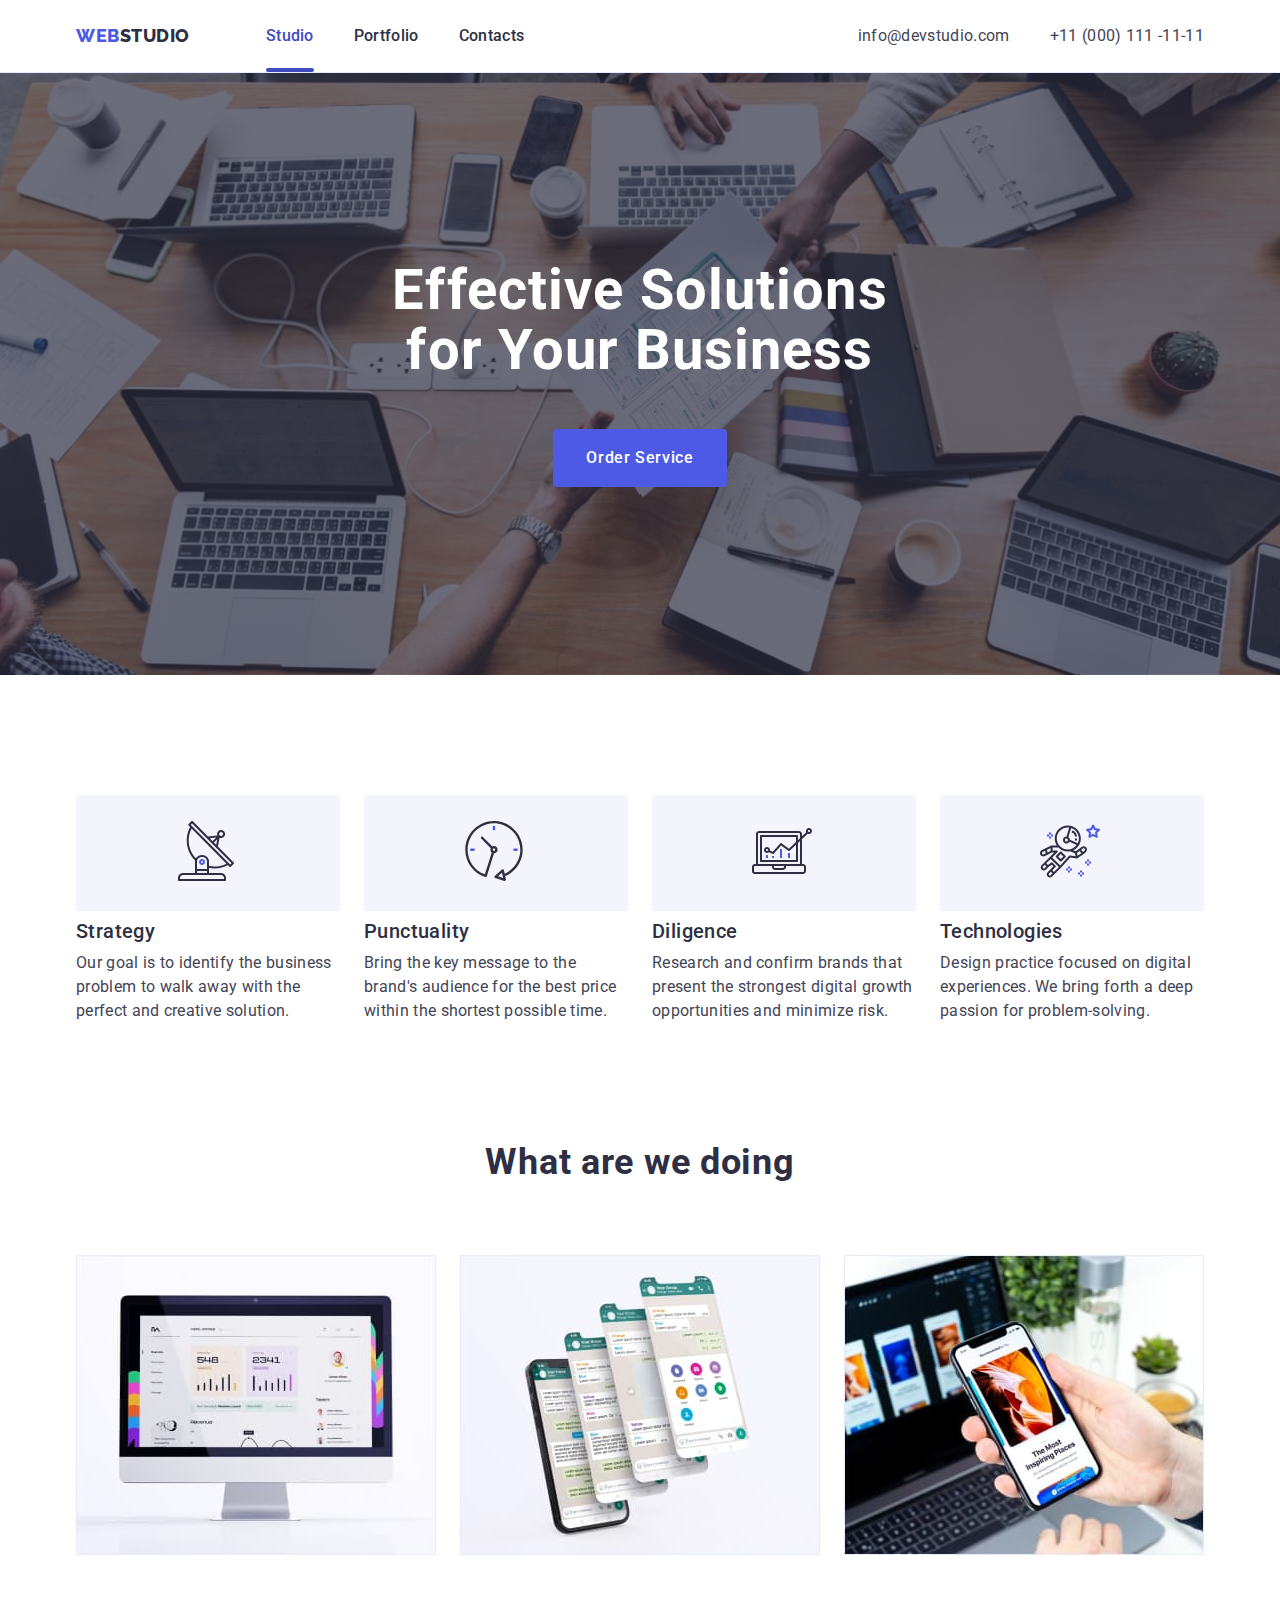
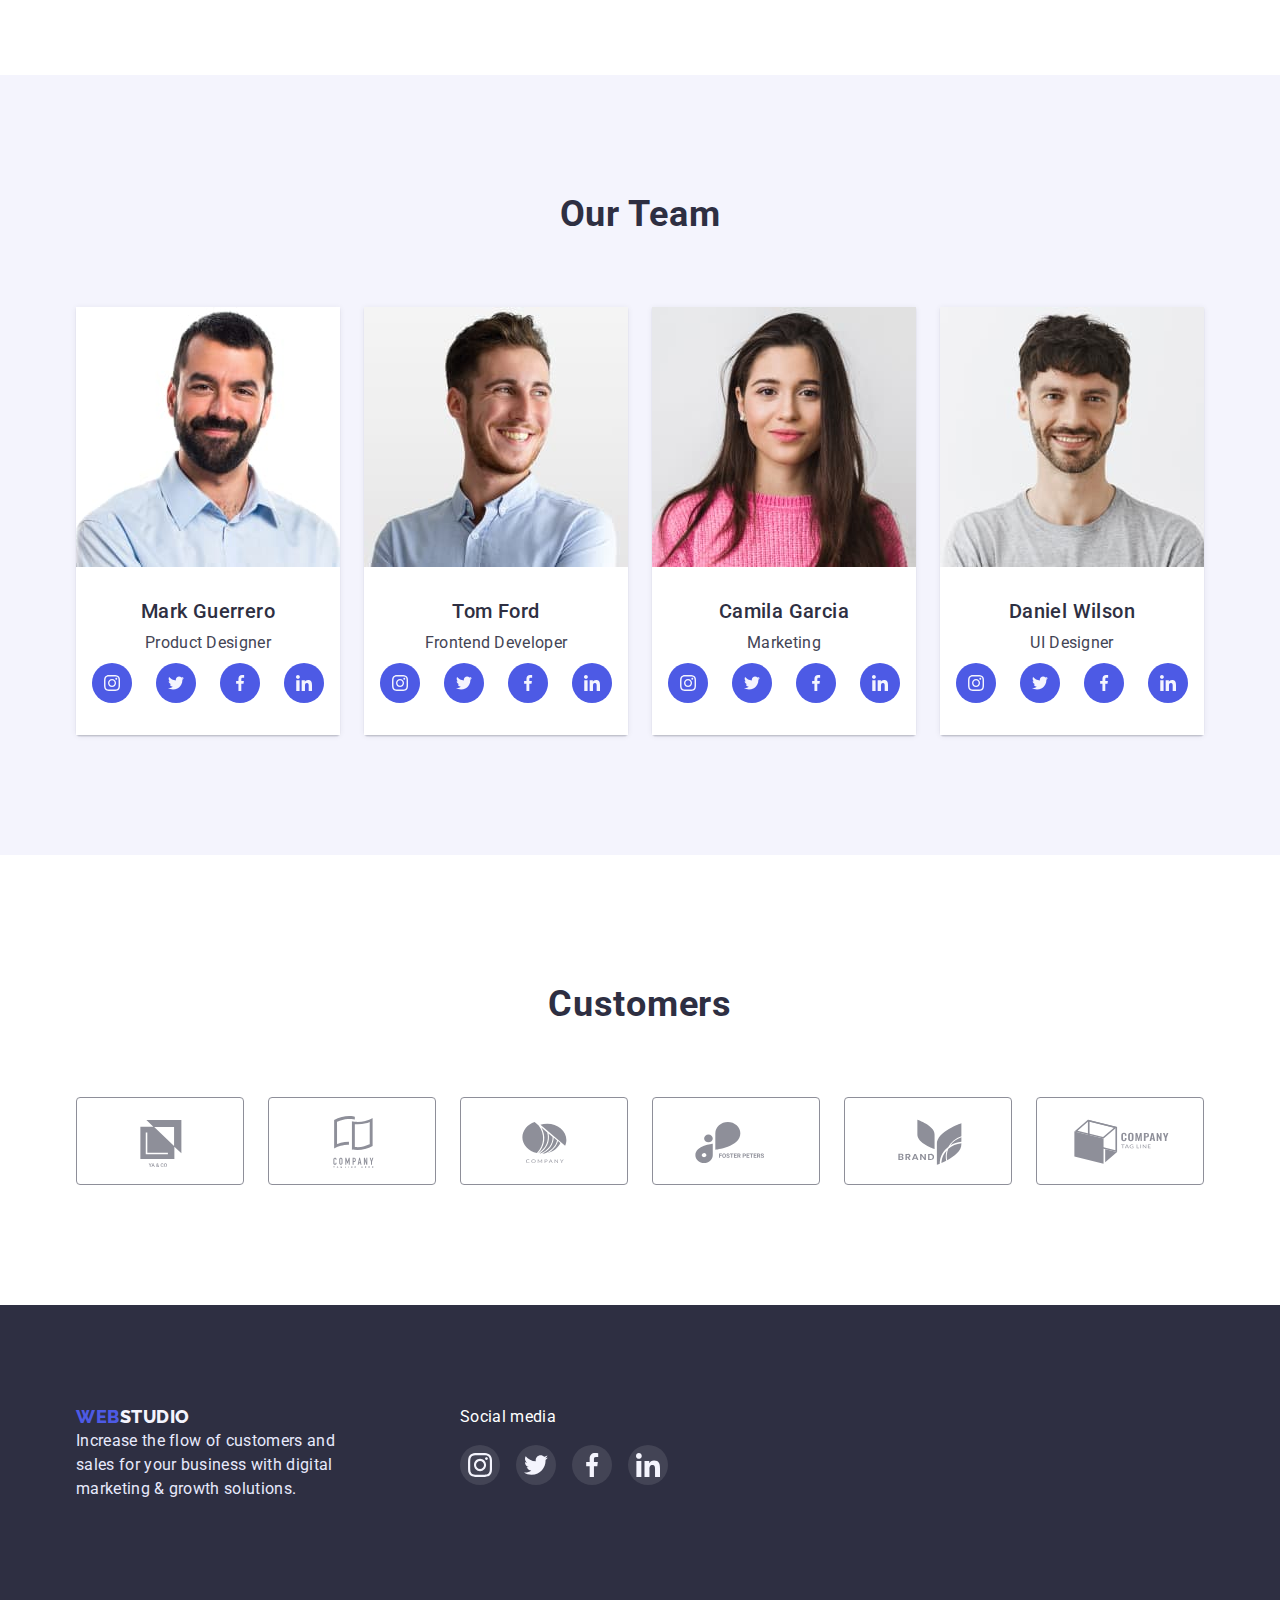
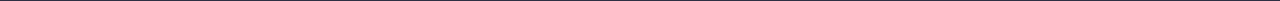
<file: index.html>
<!DOCTYPE html>
<html lang="en">
  <head>
    <meta charset="UTF-8" />
    <meta http-equiv="X-UA-Compatible" content="IE=edge" />
    <meta name="viewport" content="width=device-width, initial-scale=1.0" />
    <title>Webstudio</title>
    <link rel="preconnect" href="https://fonts.googleapis.com" />
    <link rel="preconnect" href="https://fonts.gstatic.com" crossorigin />
    <link
      href="https://fonts.googleapis.com/css2?family=Open+Sans:wght@400;600;700&family=Raleway:wght@800&family=Roboto:wght@400;500;700;900&display=swap"
      rel="stylesheet"
    />
    <link
      rel="stylesheet"
      href="https://cdnjs.cloudflare.com/ajax/libs/modern-normalize/1.1.0/modern-normalize.min.css"
    />
    <link rel="stylesheet" href="./css/styles.css" />
  </head>
  <body>
    <!-- Шапка сайта -->
    <header class="header">
      <div class="container header-container">
        <nav class="header-navigation">
          <a href="./index.html" class="header-logo logo link"
            ><span>Web</span>Studio</a
          >
          <ul class="header-list list">
            <li class="header-item">
              <a href="./index.html" class="header-link link current">Studio</a>
            </li>
            <li class="header-item">
              <a href="./portfolio.html" class="header-link link">Portfolio</a>
            </li>
            <li class="header-item">
              <a href="" class="header-link link">Contacts</a>
            </li>
          </ul>
        </nav>
        <address class="address">
          <ul class="address-list list">
            <li class="address-item">
              <a href="mailto:info@devstudio.com" class="address-link link"
                >info@devstudio.com</a
              >
            </li>
            <li class="address-item">
              <a href="tel:+110001111111" class="address-link link"
                >+11 (000) 111 -11-11</a
              >
            </li>
          </ul>
        </address>
      </div>
    </header>
    <!-- /Шапка сайта -->
    <main>
      <!-- Hero section -->
      <section class="hero">
        <div class="container hero-container">
          <h1 class="hero-title">Effective Solutions for Your Business</h1>
          <button type="button" data-modal-open class="hero-btn btn">
            Order Service
          </button>
        </div>
      </section>
      <!-- /Hero section -->
      <!--  Professional qualities-->
      <section class="qualities">
        <div class="container qualities-container">
          <h2 class="visually-hidden">Professional qualities</h2>

          <ul class="qualities-list list">
            <li class="qualities-item">
              <div class="qualities-item-icon">
                <svg class="qualities-icon" width="60" height="64">
                  <use href="./images/images.svg#icon-antenna"></use>
                </svg>
              </div>
              <h3 class="qualities-title">Strategy</h3>
              <p class="qualities-description">
                Our goal is to identify the business problem to walk away with
                the perfect and creative solution.
              </p>
            </li>
            <li class="qualities-item">
              <div class="qualities-item-icon">
                <svg class="qualities-icon" width="60" height="64">
                  <use href="./images/images.svg#icon-clock"></use>
                </svg>
              </div>
              <h3 class="qualities-title">Punctuality</h3>
              <p class="qualities-description">
                Bring the key message to the brand's audience for the best price
                within the shortest possible time.
              </p>
            </li>
            <li class="qualities-item">
              <div class="qualities-item-icon">
                <svg class="qualities-icon" width="60" height="64">
                  <use href="./images/images.svg#icon-diagram"></use>
                </svg>
              </div>
              <h3 class="qualities-title">Diligence</h3>
              <p class="qualities-description">
                Research and confirm brands that present the strongest digital
                growth opportunities and minimize risk.
              </p>
            </li>
            <li class="qualities-item">
              <div class="qualities-item-icon">
                <svg class="qualities-icon" width="60" height="64">
                  <use href="./images/images.svg#icon-astronaut"></use>
                </svg>
              </div>
              <h3 class="qualities-title">Technologies</h3>
              <p class="qualities-description">
                Design practice focused on digital experiences. We bring forth a
                deep passion for problem-solving.
              </p>
            </li>
          </ul>
        </div>
      </section>
      <!--  /Professional qualities-->
      <!--  What are we doing-->
      <section class="work">
        <div class="container work-container">
          <h2 class="work-title">What are we doing</h2>
          <ul class="work-list list">
            <li class="work-item">
              <img
                src="./images/img1.jpg"
                alt="computer"
                width="360"
                height="300"
              />
            </li>
            <li class="work-item">
              <img
                src="./images/img2.jpg"
                alt="software for smarfone"
                width="360"
                height="300"
              />
            </li>
            <li class="work-item">
              <img
                src="./images/img3.jpg"
                alt="smartphone"
                width="360"
                height="300"
              />
            </li>
          </ul>
        </div>
      </section>
      <!--  /What are we doing-->
      <!--Our Team  -->
      <section class="team">
        <div class="container team-container">
          <h2 class="team-title">Our Team</h2>
          <ul class="team-list list">
            <li class="team-item">
              <img
                src="./images/img4.jpg"
                alt="Mark Guerrero"
                width="264"
                height="260"
              />
              <div class="team-content">
                <h3 class="team-subtitle">Mark Guerrero</h3>
                <p class="team-description">Product Designer</p>
                <ul class="team-social-list list">
                  <li class="team-social-item">
                    <a href="" class="team-social-link link"
                      ><svg class="team-social-icon" width="16" height="16">
                        <use
                          href="./images/images.svg#icon-instagram"
                        ></use></svg
                    ></a>
                  </li>
                  <li class="team-social-item">
                    <a href="" class="team-social-link link"
                      ><svg class="team-social-icon" width="16" height="16">
                        <use href="./images/images.svg#icon-twitter"></use></svg
                    ></a>
                  </li>
                  <li class="team-social-item">
                    <a href="" class="team-social-link link"
                      ><svg class="team-social-icon" width="16" height="16">
                        <use
                          href="./images/images.svg#icon-facebook"
                        ></use></svg
                    ></a>
                  </li>
                  <li class="team-social-item">
                    <a href="" class="team-social-link link"
                      ><svg class="team-social-icon" width="16" height="16">
                        <use
                          href="./images/images.svg#icon-linkedin"
                        ></use></svg
                    ></a>
                  </li>
                </ul>
              </div>
            </li>
            <li class="team-item">
              <img
                src="./images/img5.jpg"
                alt="Tom Ford"
                width="264"
                height="260"
              />
              <div class="team-content">
                <h3 class="team-subtitle">Tom Ford</h3>
                <p class="team-description">Frontend Developer</p>
                <ul class="team-social-list list">
                  <li class="team-social-item">
                    <a href="" class="team-social-link link"
                      ><svg class="team-social-icon" width="16" height="16">
                        <use
                          href="./images/images.svg#icon-instagram"
                        ></use></svg
                    ></a>
                  </li>
                  <li class="team-social-item">
                    <a href="" class="team-social-link link"
                      ><svg class="team-social-icon" width="16" height="16">
                        <use href="./images/images.svg#icon-twitter"></use></svg
                    ></a>
                  </li>
                  <li class="team-social-item">
                    <a href="" class="team-social-link link"
                      ><svg class="team-social-icon" width="16" height="16">
                        <use
                          href="./images/images.svg#icon-facebook"
                        ></use></svg
                    ></a>
                  </li>
                  <li class="team-social-item">
                    <a href="" class="team-social-link link"
                      ><svg class="team-social-icon" width="16" height="16">
                        <use
                          href="./images/images.svg#icon-linkedin"
                        ></use></svg
                    ></a>
                  </li>
                </ul>
              </div>
            </li>
            <li class="team-item">
              <img
                src="./images/img6.jpg"
                alt="Camila Garcia"
                width="264"
                height="260"
              />
              <div class="team-content">
                <h3 class="team-subtitle">Camila Garcia</h3>
                <p class="team-description">Marketing</p>
                <ul class="team-social-list list">
                  <li class="team-social-item">
                    <a href="" class="team-social-link link"
                      ><svg class="team-social-icon" width="16" height="16">
                        <use
                          href="./images/images.svg#icon-instagram"
                        ></use></svg
                    ></a>
                  </li>
                  <li class="team-social-item">
                    <a href="" class="team-social-link link"
                      ><svg class="team-social-icon" width="16" height="16">
                        <use href="./images/images.svg#icon-twitter"></use></svg
                    ></a>
                  </li>
                  <li class="team-social-item">
                    <a href="" class="team-social-link link"
                      ><svg class="team-social-icon" width="16" height="16">
                        <use
                          href="./images/images.svg#icon-facebook"
                        ></use></svg
                    ></a>
                  </li>
                  <li class="team-social-item">
                    <a href="" class="team-social-link link"
                      ><svg class="team-social-icon" width="16" height="16">
                        <use
                          href="./images/images.svg#icon-linkedin"
                        ></use></svg
                    ></a>
                  </li>
                </ul>
              </div>
            </li>
            <li class="team-item">
              <img
                src="./images/img7.jpg"
                alt="Daniel Wilson"
                width="264"
                height="260"
              />
              <div class="team-content">
                <h3 class="team-subtitle">Daniel Wilson</h3>
                <p class="team-description">UI Designer</p>
                <ul class="team-social-list list">
                  <li class="team-social-item">
                    <a href="" class="team-social-link link"
                      ><svg class="team-social-icon" width="16" height="16">
                        <use
                          href="./images/images.svg#icon-instagram"
                        ></use></svg
                    ></a>
                  </li>
                  <li class="team-social-item">
                    <a href="" class="team-social-link link"
                      ><svg class="team-social-icon" width="16" height="16">
                        <use href="./images/images.svg#icon-twitter"></use></svg
                    ></a>
                  </li>
                  <li class="team-social-item">
                    <a href="" class="team-social-link link"
                      ><svg class="team-social-icon" width="16" height="16">
                        <use
                          href="./images/images.svg#icon-facebook"
                        ></use></svg
                    ></a>
                  </li>
                  <li class="team-social-item">
                    <a href="" class="team-social-link link"
                      ><svg class="team-social-icon" width="16" height="16">
                        <use
                          href="./images/images.svg#icon-linkedin"
                        ></use></svg
                    ></a>
                  </li>
                </ul>
              </div>
            </li>
          </ul>
        </div>
      </section>
      <!--/Our Team  -->
      <!--Customers -->
      <section class="customers">
        <div class="container customers-container">
          <h2 class="customers-title">Customers</h2>
          <ul class="customers-list list">
            <li class="customers-item">
              <a href="" class="customers-link link"
                ><svg class="customers-icon" width="104" height="56">
                  <use href="./images/images.svg#icon-logo1"></use></svg
              ></a>
            </li>
            <li class="customers-item">
              <a href="" class="customers-link link"
                ><svg class="customers-icon" width="104" height="56">
                  <use href="./images/images.svg#icon-logo2"></use></svg
              ></a>
            </li>
            <li class="customers-item">
              <a href="" class="customers-link link"
                ><svg class="customers-icon" width="104" height="56">
                  <use href="./images/images.svg#icon-logo3"></use></svg
              ></a>
            </li>
            <li class="customers-item">
              <a href="" class="customers-link link"
                ><svg class="customers-icon" width="104" height="56">
                  <use href="./images/images.svg#icon-logo4"></use></svg
              ></a>
            </li>
            <li class="customers-item">
              <a href="" class="customers-link link"
                ><svg class="customers-icon" width="104" height="56">
                  <use href="./images/images.svg#icon-logo5"></use></svg
              ></a>
            </li>
            <li class="customers-item">
              <a href="" class="customers-link link"
                ><svg class="customers-icon" width="104" height="56">
                  <use href="./images/images.svg#icon-logo6"></use></svg
              ></a>
            </li>
          </ul>
        </div>
      </section>
      <!-- /Customers -->
    </main>
    <footer class="footer">
      <div class="container footer-container">
        <div class="footer-content">
          <a href="./index.html" class="footer-logo logo link"
            ><span>Web</span>Studio</a
          >
          <p class="footer-text">
            Increase the flow of customers and sales for your business with
            digital marketing & growth solutions.
          </p>
        </div>
        <div class="footer-social">
          <p class="footer-social-subtitle">Social media</p>
          <ul class="footer-social-list list">
            <li class="footer-social-item">
              <a href="" class="footer-social-link link"
                ><svg class="footer-social-icon" width="24" height="24">
                  <use href="./images/images.svg#icon-instagram"></use></svg
              ></a>
            </li>
            <li class="footer-social-item">
              <a href="" class="footer-social-link link"
                ><svg class="footer-social-icon" width="24" height="24">
                  <use href="./images/images.svg#icon-twitter"></use></svg
              ></a>
            </li>
            <li class="footer-social-item">
              <a href="" class="footer-social-link link"
                ><svg class="footer-social-icon" width="24" height="24">
                  <use href="./images/images.svg#icon-facebook"></use></svg
              ></a>
            </li>
            <li class="footer-social-item">
              <a href="" class="footer-social-link link"
                ><svg class="footer-social-icon" width="24" height="24">
                  <use href="./images/images.svg#icon-linkedin"></use></svg
              ></a>
            </li>
          </ul>
        </div>
      </div>
    </footer>
    <div class="backdrop is-hidden" data-modal>
      <div class="modal">
        <button type="button" data-modal-close class="modal-close">
          <svg class="modal-close-icon" width="8" height="8">
            <use href="./images/images.svg#icon-vector"></use>
          </svg>
        </button>
      </div>
    </div>
    <script src="./js/modal.js"></script>
  </body>
</html>
</file>
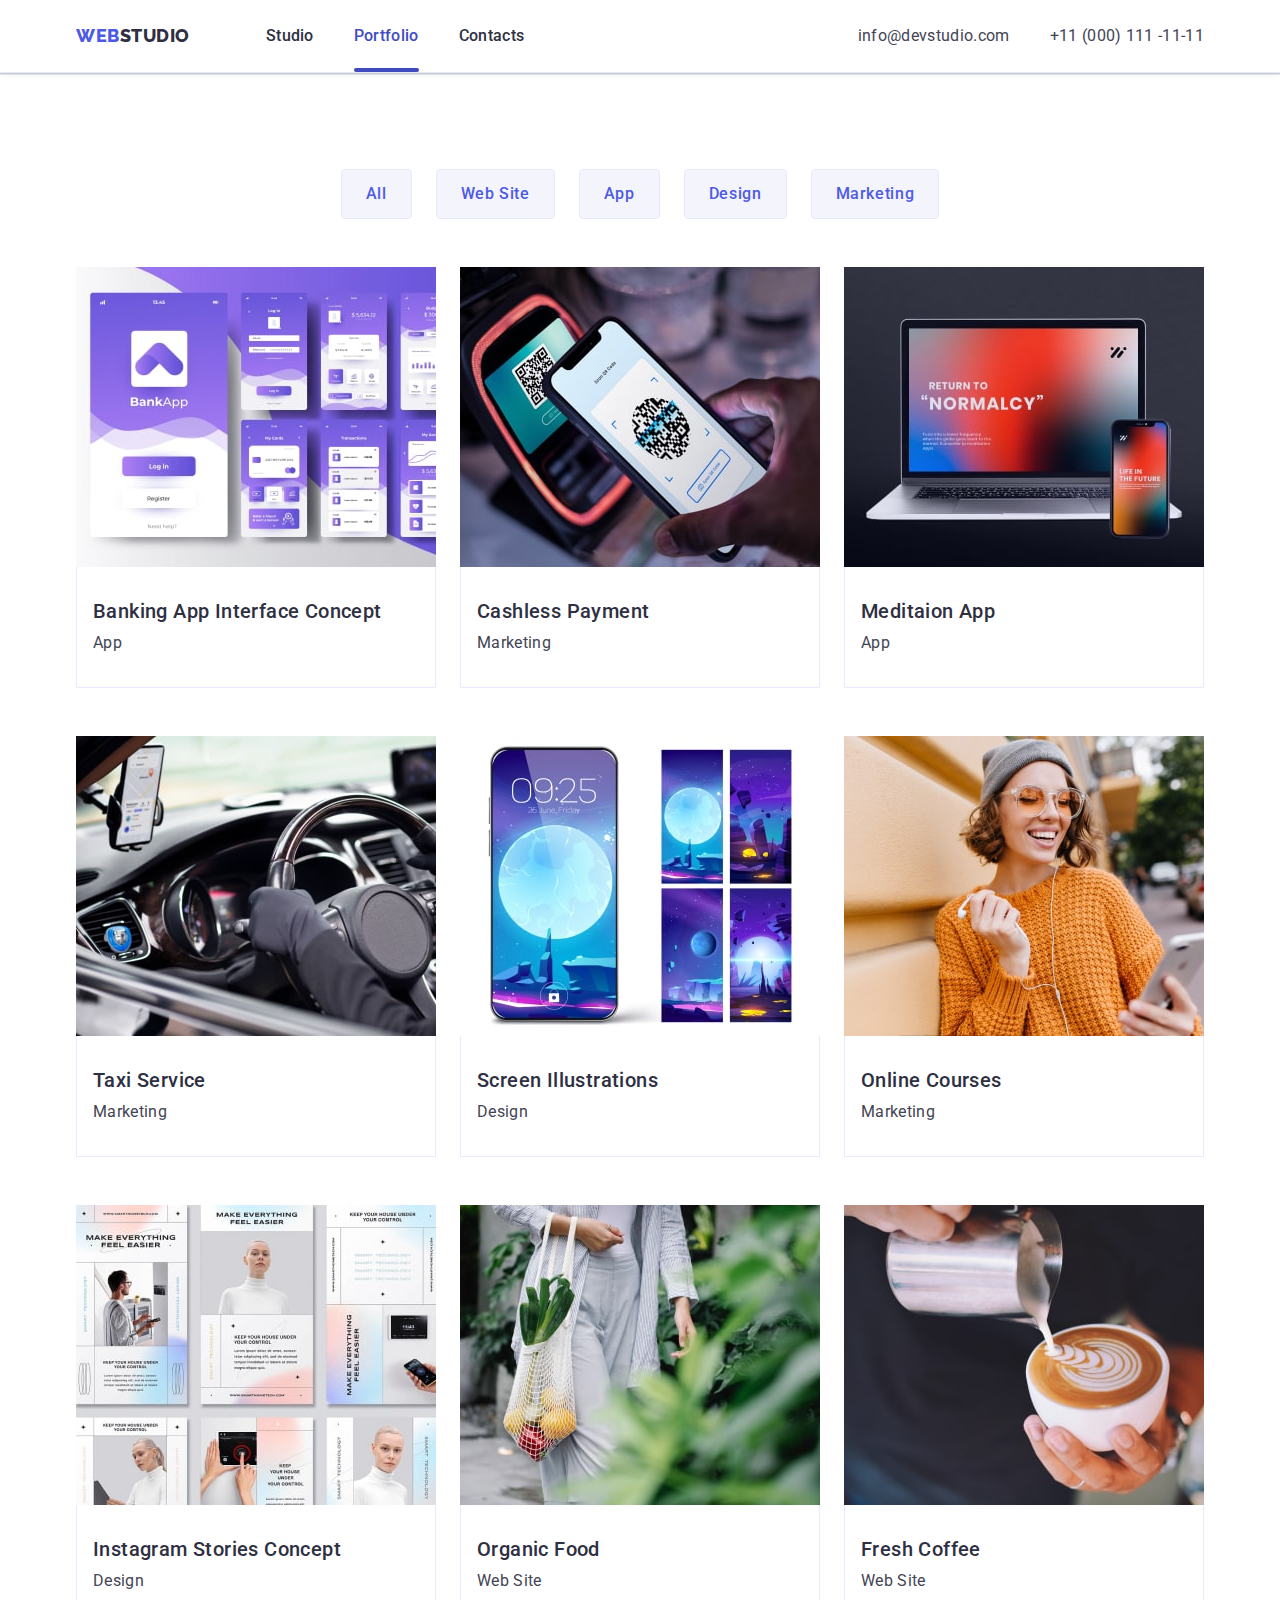
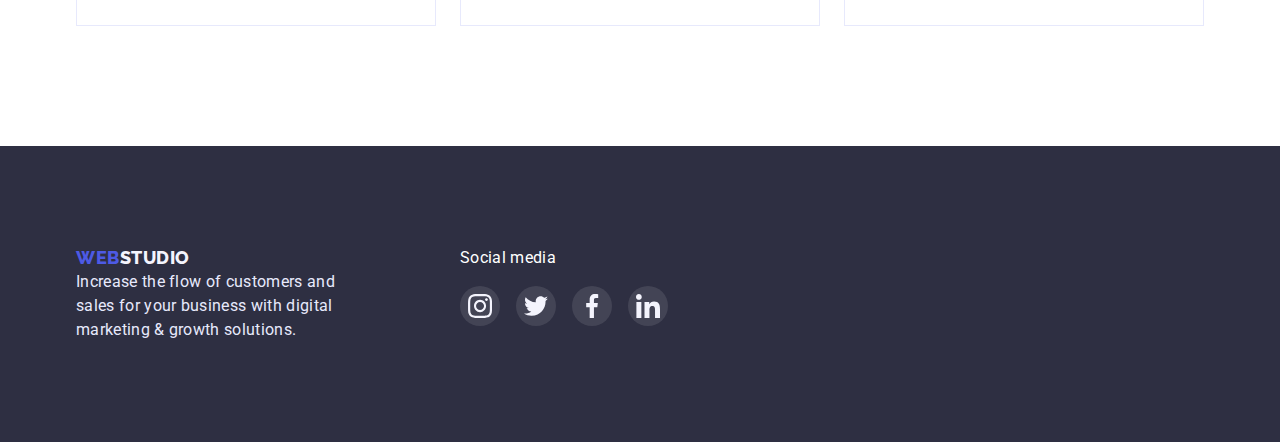
<file: portfolio.html>
<!DOCTYPE html>
<html lang="en">
  <head>
    <meta charset="UTF-8" />
    <meta http-equiv="X-UA-Compatible" content="IE=edge" />
    <meta name="viewport" content="width=device-width, initial-scale=1.0" />
    <title>Portfolio</title>
    <link rel="preconnect" href="https://fonts.googleapis.com" />
    <link rel="preconnect" href="https://fonts.gstatic.com" crossorigin />
    <link
      href="https://fonts.googleapis.com/css2?family=Open+Sans:wght@400;600;700&family=Raleway:wght@800&family=Roboto:wght@400;500;700;900&display=swap"
      rel="stylesheet"
    />
    <link
      rel="stylesheet"
      href="https://cdnjs.cloudflare.com/ajax/libs/modern-normalize/1.1.0/modern-normalize.min.css"
    />
    <link rel="stylesheet" href="./css/styles.css" />
  </head>
  <body>
    <header class="header">
      <div class="container header-container">
        <nav class="header-navigation">
          <a href="./index.html" class="header-logo logo link"
            ><span>Web</span>Studio</a
          >
          <ul class="header-list list">
            <li class="header-item">
              <a href="./index.html" class="header-link link">Studio</a>
            </li>
            <li class="header-item">
              <a href="./portfolio.html" class="header-link link current"
                >Portfolio</a
              >
            </li>
            <li class="header-item">
              <a href="" class="header-link link">Contacts</a>
            </li>
          </ul>
        </nav>
        <address class="address">
          <ul class="address-list list">
            <li class="address-item">
              <a href="mailto:info@devstudio.com" class="address-link link"
                >info@devstudio.com</a
              >
            </li>
            <li class="address-item">
              <a href="tel:+110001111111" class="address-link link"
                >+11 (000) 111 -11-11</a
              >
            </li>
          </ul>
        </address>
      </div>
    </header>
    <main>
      <!-- Section services -->
      <section class="main">
        <div class="container main-container">
          <h1 class="visually-hidden">Services</h1>
          <ul class="main-list list">
            <li class="main-item">
              <button type="button" class="main-btn btn">All</button>
            </li>
            <li class="main-item">
              <button type="button" class="main-btn btn">Web Site</button>
            </li>
            <li class="main-item">
              <button type="button" class="main-btn btn">App</button>
            </li>
            <li class="main-item">
              <button type="button" class="main-btn btn">Design</button>
            </li>
            <li class="main-item">
              <button type="button" class="main-btn btn">Marketing</button>
            </li>
          </ul>
          <ul class="servises-list list">
            <li class="services-item">
              <a href="#" class="services-link link">
                <div class="services-top-wrap">
                  <img
                    src="./images/portfolio-1.jpg"
                    alt="Banking App Interface Concept"
                    width="360"
                    height="300"
                  />
                  <p class="services-item-text-overlay">
                    14 Stylish and User-Friendly App Design Concepts · Task
                    Manager App · Calorie Tracker App · Exotic Fruit Ecommerce
                    App · Cloud Storage App
                  </p>
                </div>

                <div class="services-content">
                  <h2 class="services-title">Banking App Interface Concept</h2>
                  <p class="services-description">App</p>
                </div></a
              >
            </li>
            <li class="services-item">
              <a href="#" class="services-link link"
                ><div class="services-top-wrap">
                  <img
                    src="./images/portfolio-2.jpg"
                    alt="Cashless Payment"
                    width="360"
                    height="300"
                  />
                  <p class="services-item-text-overlay">
                    14 Stylish and User-Friendly App Design Concepts · Task
                    Manager App · Calorie Tracker App · Exotic Fruit Ecommerce
                    App · Cloud Storage App
                  </p>
                </div>

                <div class="services-content">
                  <h2 class="services-title">Cashless Payment</h2>
                  <p class="services-description">Marketing</p>
                </div></a
              >
            </li>
            <li class="services-item">
              <a href="#" class="services-link link"
                ><div class="services-top-wrap">
                  <img
                    src="./images/portfolio-3.jpg"
                    alt="Meditaion App"
                    width="360"
                    height="300"
                  />
                  <p class="services-item-text-overlay">
                    14 Stylish and User-Friendly App Design Concepts · Task
                    Manager App · Calorie Tracker App · Exotic Fruit Ecommerce
                    App · Cloud Storage App
                  </p>
                </div>
                <div class="services-content">
                  <h2 class="services-title">Meditaion App</h2>
                  <p class="services-description">App</p>
                </div></a
              >
            </li>
            <li class="services-item">
              <a href="#" class="services-link link"
                ><div class="services-top-wrap">
                  <img
                    src="./images/portfolio-4.jpg"
                    alt="Taxi Service"
                    width="360"
                    height="300"
                  />
                  <p class="services-item-text-overlay">
                    14 Stylish and User-Friendly App Design Concepts · Task
                    Manager App · Calorie Tracker App · Exotic Fruit Ecommerce
                    App · Cloud Storage App
                  </p>
                </div>
                <div class="services-content">
                  <h2 class="services-title">Taxi Service</h2>
                  <p class="services-description">Marketing</p>
                </div></a
              >
            </li>
            <li class="services-item">
              <a href="#" class="services-link link"
                ><div class="services-top-wrap">
                  <img
                    src="./images/portfolio-5.jpg"
                    alt="Screen Illustrations"
                    width="360"
                    height="300"
                  />
                  <p class="services-item-text-overlay">
                    14 Stylish and User-Friendly App Design Concepts · Task
                    Manager App · Calorie Tracker App · Exotic Fruit Ecommerce
                    App · Cloud Storage App
                  </p>
                </div>
                <div class="services-content">
                  <h2 class="services-title">Screen Illustrations</h2>
                  <p class="services-description">Design</p>
                </div></a
              >
            </li>
            <li class="services-item">
              <a href="#" class="services-link link"
                ><div class="services-top-wrap">
                  <img
                    src="./images/portfolio-6.jpg"
                    alt="Online Courses"
                    width="360"
                    height="300"
                  />
                  <p class="services-item-text-overlay">
                    14 Stylish and User-Friendly App Design Concepts · Task
                    Manager App · Calorie Tracker App · Exotic Fruit Ecommerce
                    App · Cloud Storage App
                  </p>
                </div>
                <div class="services-content">
                  <h2 class="services-title">Online Courses</h2>
                  <p class="services-description">Marketing</p>
                </div></a
              >
            </li>
            <li class="services-item">
              <a href="#" class="services-link link"
                ><div class="services-top-wrap">
                  <img
                    src="./images/portfolio-7.jpg"
                    alt="Instagram Stories Concept"
                    width="360"
                    height="300"
                  />
                  <p class="services-item-text-overlay">
                    14 Stylish and User-Friendly App Design Concepts · Task
                    Manager App · Calorie Tracker App · Exotic Fruit Ecommerce
                    App · Cloud Storage App
                  </p>
                </div>
                <div class="services-content">
                  <h2 class="services-title">Instagram Stories Concept</h2>
                  <p class="services-description">Design</p>
                </div></a
              >
            </li>
            <li class="services-item">
              <a href="#" class="services-link link"
                ><div class="services-top-wrap">
                  <img
                    src="./images/portfolio-8.jpg"
                    alt="Organic Food"
                    width="360"
                    height="300"
                  />
                  <p class="services-item-text-overlay">
                    14 Stylish and User-Friendly App Design Concepts · Task
                    Manager App · Calorie Tracker App · Exotic Fruit Ecommerce
                    App · Cloud Storage App
                  </p>
                </div>
                <div class="services-content">
                  <h2 class="services-title">Organic Food</h2>
                  <p class="services-description">Web Site</p>
                </div></a
              >
            </li>
            <li class="services-item">
              <a href="#" class="services-link link">
                <div class="services-top-wrap">
                  <img
                    src="./images/portfolio-9.jpg"
                    alt="Fresh Coffee"
                    width="360"
                    height="300"
                  />
                  <p class="services-item-text-overlay">
                    14 Stylish and User-Friendly App Design Concepts · Task
                    Manager App · Calorie Tracker App · Exotic Fruit Ecommerce
                    App · Cloud Storage App
                  </p>
                </div>
                <div class="services-content">
                  <h2 class="services-title">Fresh Coffee</h2>
                  <p class="services-description">Web Site</p>
                </div></a
              >
            </li>
          </ul>
        </div>
      </section>
      <!-- / Section services-->
    </main>
    <footer class="footer">
      <div class="container footer-container">
        <div class="footer-content">
          <a href="./index.html" class="footer-logo logo link"
            ><span>Web</span>Studio</a
          >
          <p class="footer-text">
            Increase the flow of customers and sales for your business with
            digital marketing & growth solutions.
          </p>
        </div>
        <div class="footer-social">
          <p class="footer-social-subtitle">Social media</p>
          <ul class="footer-social-list list">
            <li class="footer-social-item">
              <a href="" class="footer-social-link link"
                ><svg class="footer-social-icon" width="24px" height="24px">
                  <use href="./images/images.svg#icon-instagram"></use></svg
              ></a>
            </li>
            <li class="footer-social-item">
              <a href="" class="footer-social-link link"
                ><svg class="footer-social-icon" width="24px" height="24px">
                  <use href="./images/images.svg#icon-twitter"></use>
                </svg>
              </a>
            </li>
            <li class="footer-social-item">
              <a href="" class="footer-social-link link"
                ><svg class="footer-social-icon" width="24px" height="24px">
                  <use href="./images/images.svg#icon-facebook"></use>
                </svg>
              </a>
            </li>
            <li class="footer-social-item">
              <a href="" class="footer-social-link link"
                ><svg class="footer-social-icon" width="24px" height="24px">
                  <use href="./images/images.svg#icon-linkedin"></use>
                </svg>
              </a>
            </li>
          </ul>
        </div>
      </div>
    </footer>
  </body>
</html>
</file>
<file: css/styles.css>
:root {
    --first-bakground-color: #FFFFFF;
    --primary-brand-color: #4D5AE5;
    --light-color: #F4F4FD;
    --hov-focus-color: #404BBF;
    --modal-overlay-color: #2E2F42;
    --white-color: #FFFFFF;
    --dark-color: #2E2F42;
    --text-color: #434455;
    --accent-color: #E7E9FC;
    --subtle-text-color: #8E8F99;
    --timing-function: cubic-bezier(0.4, 0, 0.2, 1);

    
}
h1, 
h2, 
h3,
h4,
h5,
h6,
   p {
    margin: 0;
}
ul {
    margin: 0;
    padding: 0;
}
img {
    display: block;
    max-width: 100%;
    height: auto;
}
body {
    font-family: "Roboto", sans-serif;
    
    
    background: var(--first-bakground-color);
    color: var(--text-color);
   }
   .container {
    width: 1158px;
    margin: 0 auto;
    /* outline: 1px solid red;     */
    padding-left: 15px;
    padding-right: 15px;
    }
.list {
    list-style: none;
   
}

.logo > span {
    color: var(--primary-brand-color);
}

.link {
    text-decoration: none;
}
.visually-hidden {
    position: absolute;
    width: 1px;
    height: 1px;
    margin: -1px;
    border: 0;
    padding: 0;
    white-space: nowrap;
    clip-path: inset(100%);
    clip: rect(0 0 0 0);
    overflow: hidden;
}
.btn {
   
    font-family: inherit;
    font-weight: 500;
    font-size: 16px;
    line-height: 1.5;
    letter-spacing: 0.04em;
    cursor: pointer;
   
    }
.logo {
    font-family: 'Raleway', sans-serif;
    font-weight: 800;
    font-size: 18px;
    line-height: 1.33;
    letter-spacing: 0.03em;
    text-transform: uppercase;
    
    }
    
     
/*------------ Header------------- */
.header {
    border-bottom: 1px solid var(--accent-color);
    box-shadow: 0 2px 1px rgba(46, 47, 66, 0.08), 0 1px 1px rgba(46, 47, 66, 0.16), 0 1px 6px rgba(46, 47, 66, 0.08);
}
.header-container {
    display: flex;
    align-items: center;
}
.header-navigation {
    display: flex;
    align-items: center;
}

.header-logo {
    color: var(--dark-color);
    margin-right: 76px;
}
.header-list {
    display: flex;
    gap: 40px; 

}
.address {
    margin-left: auto;
}
.address-list {
    display: flex;
    gap: 40px;
   
}

.header-link {
    display: block;
    padding: 24px 0;
    font-style: normal;
    font-weight: 500;
    font-size: 16px;
    line-height: 1.5;
    letter-spacing: 0.02em;
    color: var(--dark-color);
    padding: 24px 0;
    position: relative;
    transition: color 250ms var(--timing-function);
    
    }
        .current::after {
            content: '';
            width: 100%;
            height: 4px;
            border-radius: 2px;
            background-color: var(--hov-focus-color);
            position: absolute;
            left: 0;
            bottom: 0;
        }
        .header-link.current {
            color: var(--hov-focus-color);
        }

.address-link {
    
    font-style: normal;
    font-weight: 400;
    font-size: 16px;
    line-height: 1.5;
    letter-spacing: 0.02em;
    color: var(--text-color);
    transition: color 250ms var(--timing-function);
    
}
.header-link:hover,.header-link:focus {
    color: var(--hov-focus-color);
}

.address-link:hover,.address-link:focus {
    color: var(--hov-focus-color);
}

/*---------------- Hero --------------*/
.hero {
    max-width: 1440px;
    margin-left: auto;
    margin-right: auto;
    padding: 188px 0;
    background-image: linear-gradient(rgba(46, 47, 66, 0.7), rgba(46, 47, 66, 0.7)), url(../images/hero.jpg);
    background-repeat: no-repeat;
    background-position: center;
    background-size: cover;
    }

.hero-title {
    width: 496px;
    margin: 0 auto;
    margin-bottom: 48px;
    text-align: center; 
    font-weight: 700;
    font-size: 56px;
    line-height: 1.07;
    letter-spacing: 0.02em;
    color: var(--white-color);
}
.hero-btn {
    display: block;
    min-width: 169px;
    padding: 16px 32px;
    margin: 0 auto;
    color: var(--white-color);
    background: var(--primary-brand-color);
    border: 1px solid transparent ;
    border-radius: 4px;
    transition: background-color 250ms var(--timing-function);}
        
.hero-btn:hover {
    background: var(--hov-focus-color);
    
}

/* ----------------Section Qualities--------------- */
.qualities {
    padding-top: 120px; 
    padding-bottom: 120px;
}
.qualities-item {
    min-width: 264px;
}

   .qualities-list {
    display: flex;
    gap: 24px;
}

.qualities-item-icon {

    background-color: rgba(244, 244, 253, 1);
    padding: 24px 100px;
    margin-bottom: 8px;


}

.qualities-title {
    font-weight: 500;
    font-size: 20px;
    line-height: 1.2;
    letter-spacing: 0.02em;
    color: var(--dark-color);
    margin-bottom: 8px;
}
.qualities-description {
    font-weight: 400;
    font-size: 16px;
    line-height: 1.5;
    letter-spacing: 0.02em;
    color: var(--text-color);
}
/*---------------------- What are we doing-------------- */
.work {
    padding-bottom: 120px;
}
  
.work-title {
    text-align: center;
    font-weight: 700;
    font-size: 36px;
    line-height: 1.11;
    letter-spacing: 0.02em;
    color: var(--dark-color);
    margin-bottom: 72px;
}
.work-list {
    display: flex;
    flex-wrap: wrap;
    gap: 24px; 
}
.work-item {
    width: calc((100% - 48px)/3);
    margin: 0 0;
}
/* -----------------------Team------------------- */
.team {
    background: var(--light-color);
    padding-top: 120px;
    padding-bottom: 120px;
}
.team-title {
    font-weight: 700;
    font-size: 36px;
    line-height: 1.11;
    text-align: center;
    letter-spacing: 0.02em;
    color: var(--dark-color);
    margin-bottom: 72px;
}
.team-subtitle {
    font-weight: 500;
    font-size: 20px;
    line-height: 1.2;
    letter-spacing: 0.02em;
    color: var(--dark-color);
    margin-bottom: 8px;
}

.team-description {
    font-weight: 400;
    font-size: 16px;
    line-height: 1.5;
    letter-spacing: 0.02em;
    margin-bottom: 8px;
}
.team-list {
    display: flex;
    flex-wrap: wrap;
    column-gap: 24px;
}
.team-item {
    width: calc((100% - 72px)/4);
}
.team-content {
    padding: 32px 16px;
    text-align: center;
    background: var(--white-color)}
.team-item{
    border-radius: 0px 0px 4px 4px;
    box-shadow: 0px 1px 6px rgba(46, 47, 66, 0.08), 0px 1px 1px rgba(46, 47, 66, 0.16), 0px 2px 1px rgba(46, 47, 66, 0.08);
}
.team-social-list {
    display: flex;
    justify-content: center;
    gap: 24px;
}

.team-social-item {
    width: 40px;
    height: 40px;
    }

.team-social-link {
    display: flex;
        justify-content: center;
        align-items: center;
        width: 100%;
        height: 100%;
        border-radius: 50%;
        color: var(--light-color);
        background-color: var(--primary-brand-color);
        transition: color 250ms var(--timing-function), background-color 250ms var(--timing-function);
}
.team-social-link:is(:hover, :focus) {
   background-color: var(--hov-focus-color);
}
.team-social-icon {
    fill: currentColor;
}
/* ------------------Customers------------------ */
.customers {
    padding-top: 130px;
    padding-bottom: 120px;
}
.customers-title{
text-align: center;
    font-weight: 700;
    font-size: 36px;
    line-height: 1.11;
    letter-spacing: 0.02em;
    color: var(--dark-color);
    margin-bottom: 72px;}

.customers-list {
    display: flex;
    gap: 24px;
    justify-content: center;
}

.customers-item {
width: 168px;
    height: 88px;
}

.customers-link {
    display: flex;
        justify-content: center;
        align-items: center;
        width: 100%;
        height: 100%;
        color: var(--subtle-text-color);
        border-radius: 4px;
        border: 1px solid var(--subtle-text-color);
        transition: color 250ms var(--timing-function), background-color 250ms var(--timing-function);
        
       }
.customers-link:is(:hover, :focus) {
    border-color: var(--hov-focus-color);
    color: var(--hov-focus-color);
   
}

.customers-icon {

    fill: currentColor;
}



/* -----------------footer------------- */
.footer {
   
    background: var(--modal-overlay-color);
    padding-top: 100px;
    padding-bottom: 100px;
  }
  .footer-container {
    display: flex;
  }
.footer-logo {
    color: var(--light-color);
}
.footer-text {
    font-weight: 400;
    font-size: 16px;
    line-height: 1.5;
    letter-spacing: 0.02em;
    color: var(--accent-color);
    width: 264px;
}
.footer-social {
    margin-left: 120px;
}
.footer-social-subtitle {
    font-weight: 400;
    font-size: 16px;
    line-height: 1.5;
    letter-spacing: 0.02em;
    color: var(--white-color);
    margin-bottom: 16px;
 }

.footer-social-list {
    display: flex;
    justify-content: center;
    gap: 16px;
    }

.footer-social-item {
    width: 40px;
    height: 40px;
 }

.footer-social-link {
    display: flex;
    justify-content: center;
    align-items: center;
    width: 100%;
    height: 100%;
    border-radius: 50%;
    color: var(--light-color);
    background-color: rgba(255, 255, 255, 0.1);
    transition: color 250ms var(--timing-function), background-color 250ms var(--timing-function);
}

.footer-social-link:is(:hover, :focus) {
    background-color: #31D0AA; 
}

.footer-social-icon {
    fill: currentColor;
}  

/* -------------------------portfolio----------------- */
/* --------Main--------- */
.main {
    padding-top: 96px;
    padding-bottom: 120px;

}
.main-list {
    display: flex;
    gap: 24px;
    justify-content: center;
    margin-bottom: 48px;
}
.main-btn {
    color: var(--primary-brand-color);
    border: 1px solid var(--accent-color);
    border-radius: 4px;
    min-width: 69px;
    padding: 12px 24px;
    background: var(--light-color);
    transition: color 250ms var(--timing-function), background-color 250ms var(--timing-function), box-shadow 250ms var(--timing-function), border-color 250ms var(--timing-function);
   }

.main-btn:hover,
.main-btn:focus {
    background: var(--hov-focus-color);
    color: var(--white-color);
    box-shadow: 0 3px 1px rgba(0, 0, 0, 0.1), 0 2px 1px rgba(0, 0, 0, 0.08), 0 2px 2px rgba(0, 0, 0, 0.12) ;
    border-color: var(--hov-focus-color);
}
 
.servises-list {
    display: flex;
    flex-wrap: wrap;
    column-gap: 24px;
    row-gap: 48px;
}
.services-item {
    width: calc((100% - 48px)/3);
}
.services-title {
    font-weight: 500;
    font-size: 20px;
    line-height: 1.2;
    letter-spacing: 0.02em;
    color: var(--modal-overlay-color);
    margin-bottom: 8px;
}
.services-description {
    font-weight: 400;
    font-size: 16px;
    line-height: 1.5;
    letter-spacing: 0.02em;
    color: var(--text-color);
}
.services-content {
    padding: 32px 16px;
    border: 1px solid var(--accent-color);
    border-top: 0;
}
.services-link {
    display: block;
    transition: box-shadow 250ms var(--timing-function);
    
}

.services-link:hover,
.services-link:focus {
    box-shadow: 0  2px 1px rgba(46, 47, 66, 0.08), 0 1px 1px rgba(46, 47, 66, 0.16), 0 1px 6px rgba(46, 47, 66, 0.08);
}
.services-top-wrap {
    position: relative;
    overflow: hidden;
}
.services-link:is(:hover, :focus) .services-item-text-overlay {
    transform: translateY(0);
    opacity: 1;
}
.services-item-text-overlay {
    font-weight: 400;
    font-size: 16px;
    line-height: 1.5;
    letter-spacing: 0.02em;
    color: var(--light-color);
    background-color: var(--primary-brand-color);
    padding: 40px 32px;
    opacity: 0;
    position: absolute;
    top: 0;
    left: 0;
    width: 100%;
    height: 100%;
    transform: translateY(100%);
    transition: transform 250ms var(--timing-function), opacity 250ms var(--timing-function) ;
    overflow: auto;
}
.backdrop {
    width: 100%;
    height: 100%;
    background-color: rgba(46, 47, 66, 0.4);
    position: fixed;
    top: 0;
    left: 0;
    opacity: 1;
    transition: opacity 250ms var(--timing-function), visibility 250ms var(--timing-function);

}

.modal {
    
    width: 408px;
    min-height: 576px;
    padding: 24px;
    background-color: #FCFCFC;
    box-shadow:  0px 1px 1px rgba(0, 0, 0, 0.14), 0px 2px 1px rgba(0, 0, 0, 0.12), 0px 2px 1px rgba(0, 0, 0, 0.2);
    border-radius: 4px;
    position: absolute;
    top: 50%;
    left: 50%;
    transform: translate(-50%, -50%) scale(1); 
    transition: transform 250ms var(--timing-function);


}
.modal-close {
    color: #000;
    background-color: #E7E9FC;
    border-radius: 50%;
    width: 24px;
    height: 24px;
    border: 1px solid var(--modal-overlay-color);
    margin-left: auto;
    display: flex;
    justify-content: center;
    align-items: center;
}
.modal-close-icon {
    fill: currentColor;
}
.modal-close:hover, .modal-close:focus {
    background-color: var(--hov-focus-color);
    border: 1px solid var(--hov-focus-color);
     color: #fff;

}
.is-hidden {
    opacity: 0;
    visibility: hidden;
    pointer-events: none;
}

.backdrop.is-hidden .modal {
    transform: translate(-50%, -50%) scale(0);
 
}
</file>
